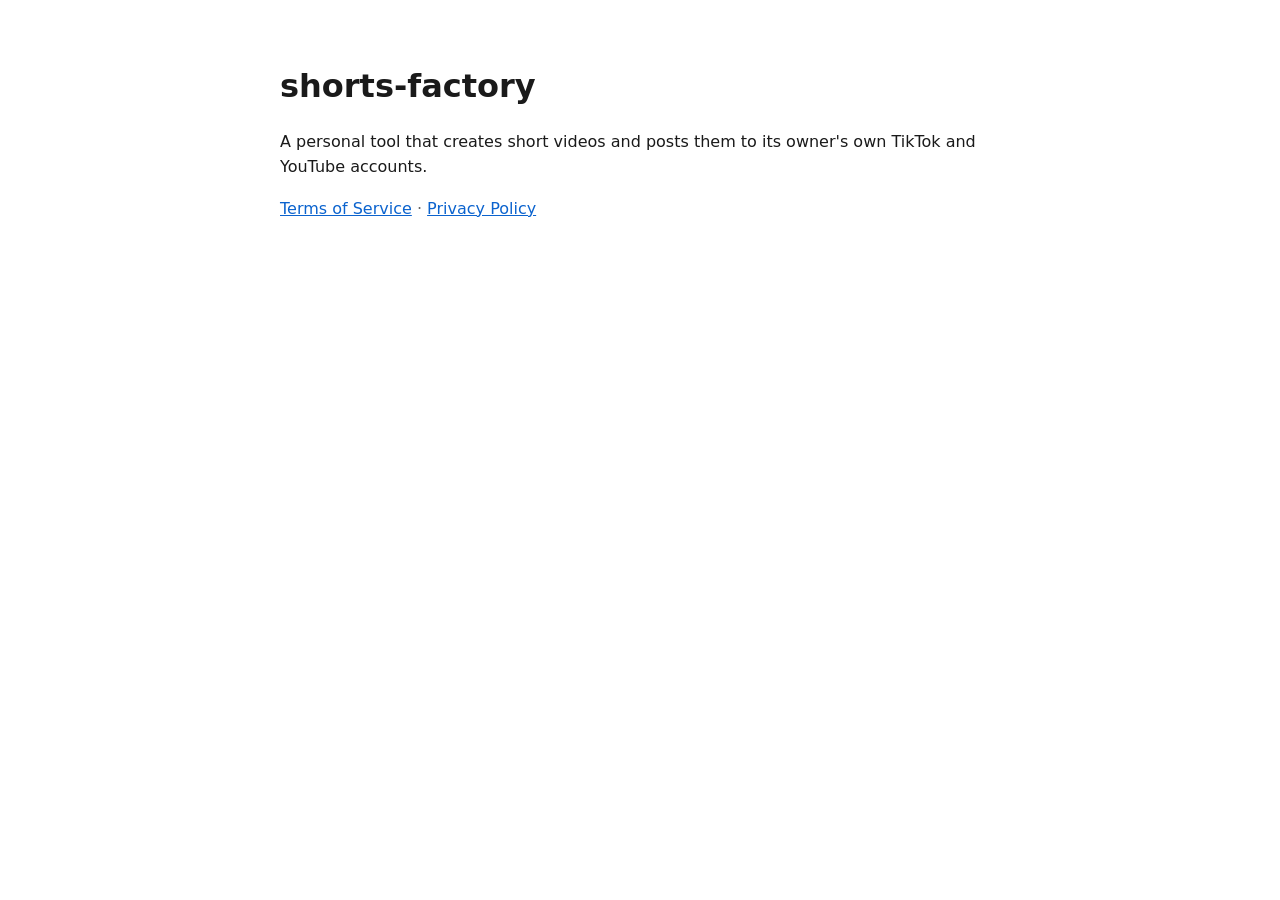
<file: index.html>
<!doctype html>
<html lang="en">
<head>
  <meta charset="utf-8">
  <meta name="viewport" content="width=device-width, initial-scale=1">
  <title>shorts-factory</title>
  <link rel="stylesheet" href="style.css">
</head>
<body>
  <main>
    <h1>shorts-factory</h1>
    <p>A personal tool that creates short videos and posts them to its owner's own TikTok and
      YouTube accounts.</p>
    <p class="links"><a href="terms.html">Terms of Service</a> · <a href="privacy.html">Privacy Policy</a></p>
  </main>
</body>
</html>
</file>
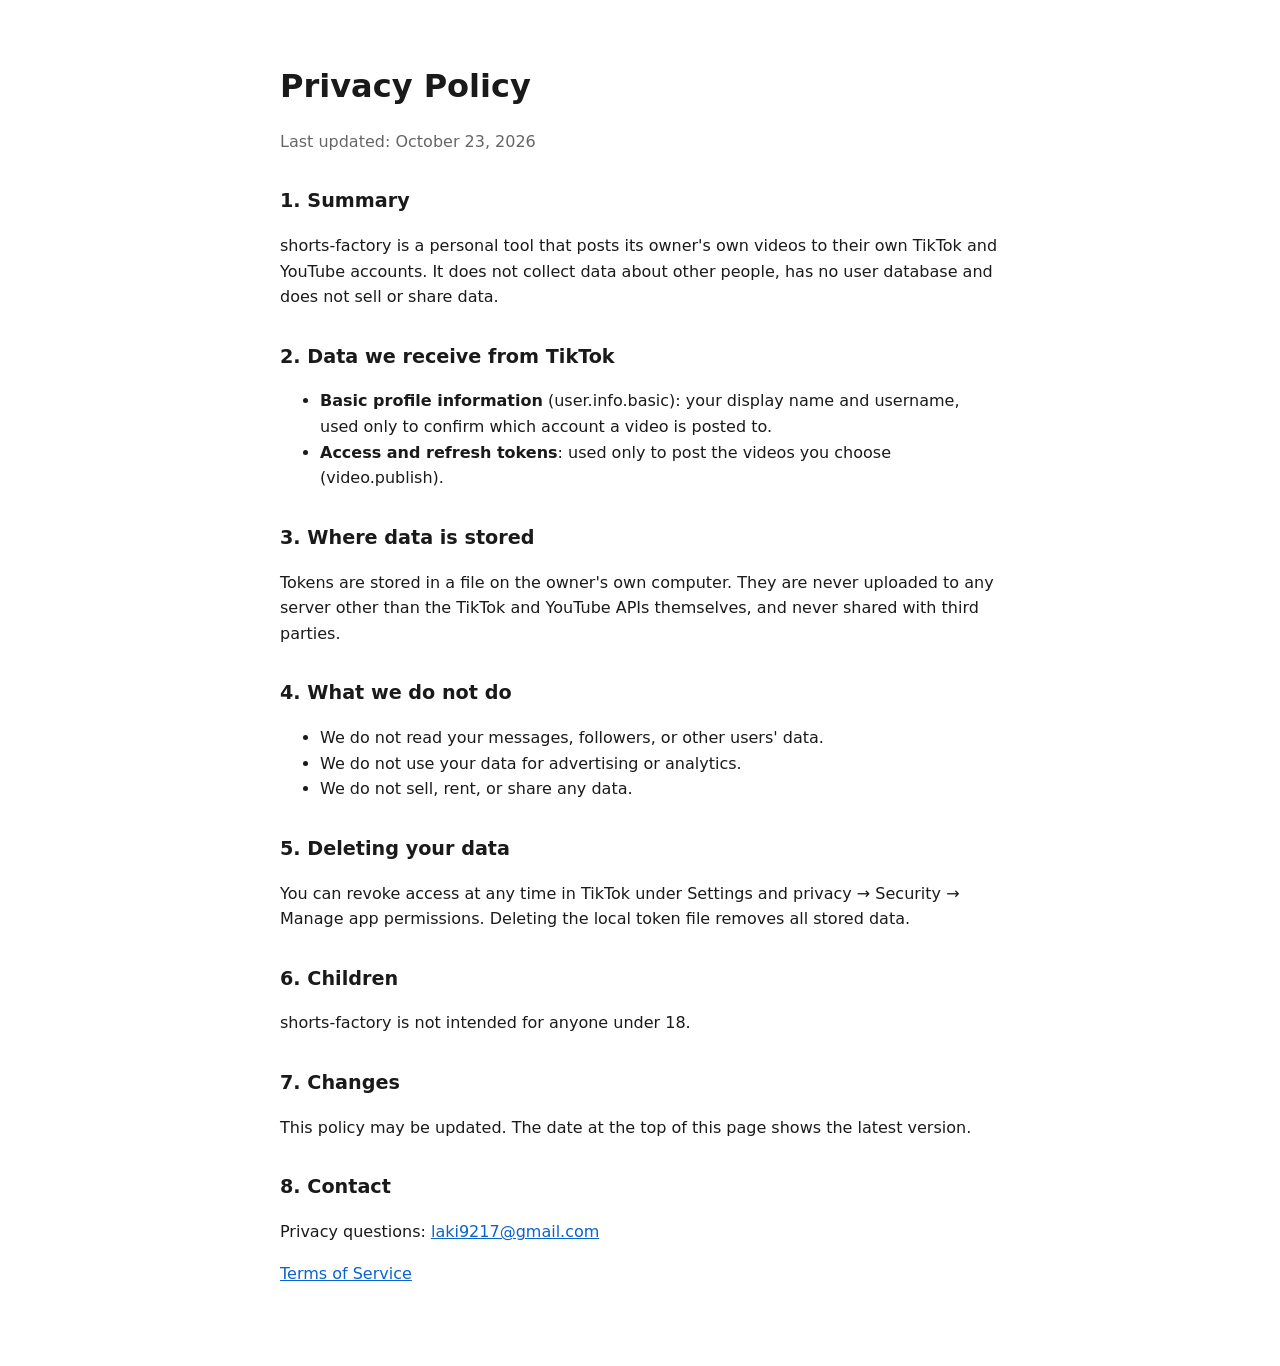
<file: privacy.html>
<!doctype html>
<html lang="en">
<head>
  <meta charset="utf-8">
  <meta name="viewport" content="width=device-width, initial-scale=1">
  <title>Privacy Policy – shorts-factory</title>
  <link rel="stylesheet" href="style.css">
</head>
<body>
  <main>
    <h1>Privacy Policy</h1>
    <p class="date">Last updated: October 23, 2026</p>

    <h2>1. Summary</h2>
    <p>shorts-factory is a personal tool that posts its owner's own videos to their own TikTok
      and YouTube accounts. It does not collect data about other people, has no user database
      and does not sell or share data.</p>

    <h2>2. Data we receive from TikTok</h2>
    <ul>
      <li><strong>Basic profile information</strong> (user.info.basic): your display name and
        username, used only to confirm which account a video is posted to.</li>
      <li><strong>Access and refresh tokens</strong>: used only to post the videos you choose
        (video.publish).</li>
    </ul>

    <h2>3. Where data is stored</h2>
    <p>Tokens are stored in a file on the owner's own computer. They are never uploaded to any
      server other than the TikTok and YouTube APIs themselves, and never shared with third
      parties.</p>

    <h2>4. What we do not do</h2>
    <ul>
      <li>We do not read your messages, followers, or other users' data.</li>
      <li>We do not use your data for advertising or analytics.</li>
      <li>We do not sell, rent, or share any data.</li>
    </ul>

    <h2>5. Deleting your data</h2>
    <p>You can revoke access at any time in TikTok under Settings and privacy &rarr; Security
      &rarr; Manage app permissions. Deleting the local token file removes all stored data.</p>

    <h2>6. Children</h2>
    <p>shorts-factory is not intended for anyone under 18.</p>

    <h2>7. Changes</h2>
    <p>This policy may be updated. The date at the top of this page shows the latest version.</p>

    <h2>8. Contact</h2>
    <p>Privacy questions: <a href="mailto:laki9217@gmail.com">laki9217@gmail.com</a></p>

    <p class="links"><a href="terms.html">Terms of Service</a></p>
  </main>
</body>
</html>
</file>
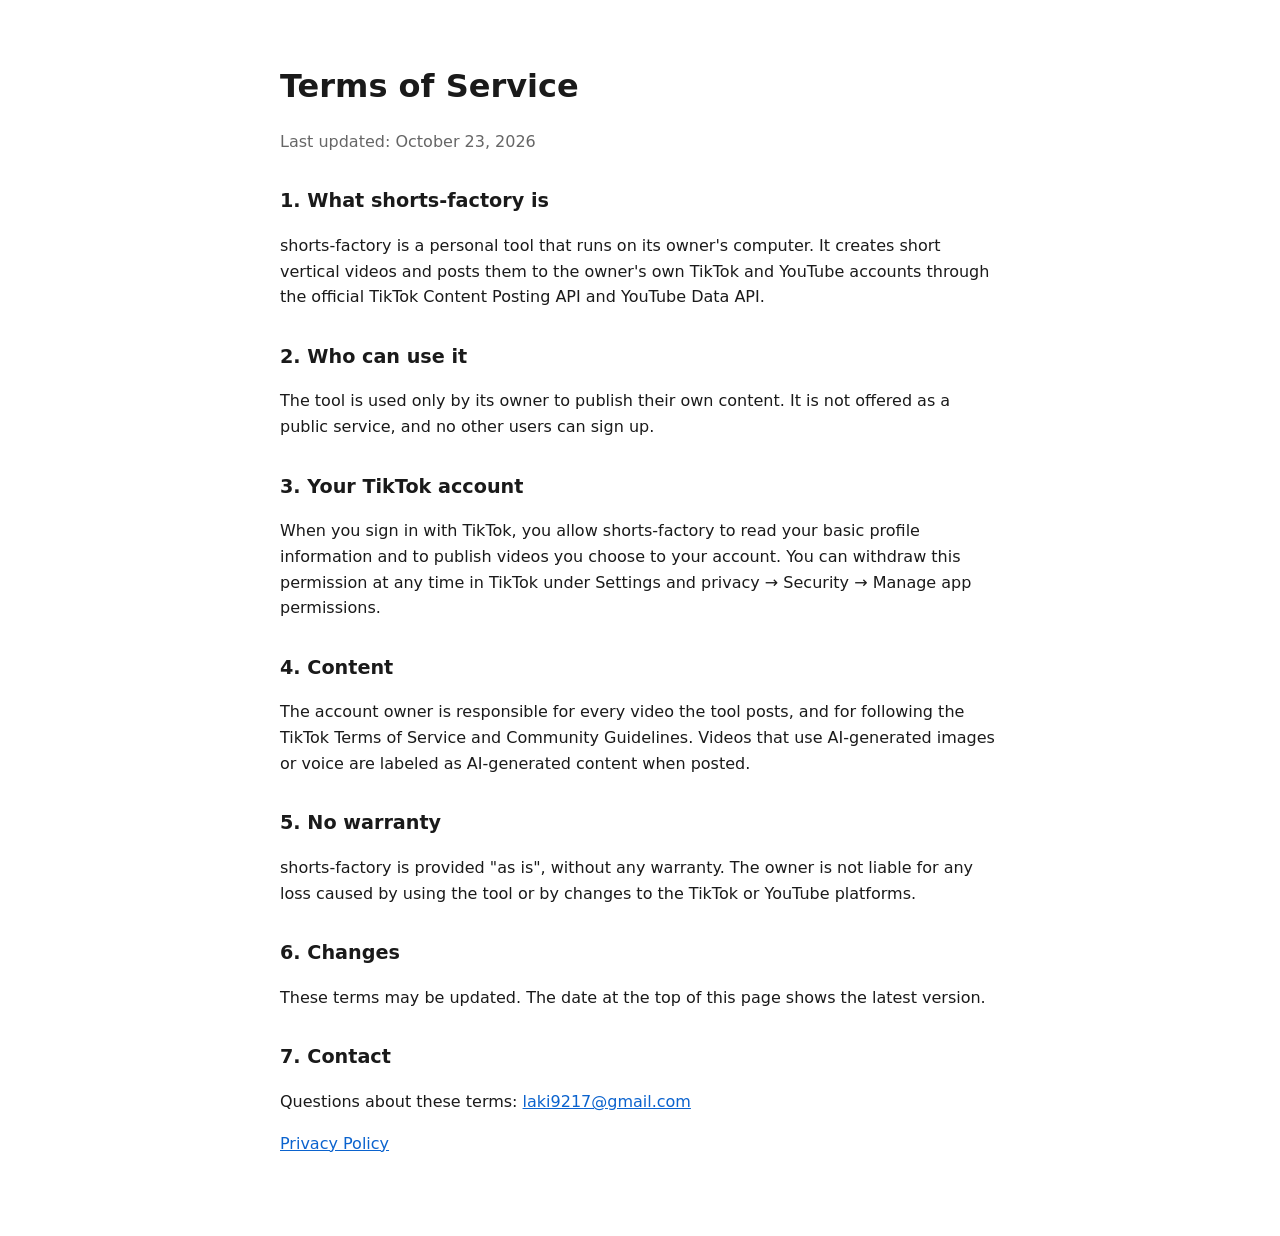
<file: terms.html>
<!doctype html>
<html lang="en">
<head>
  <meta charset="utf-8">
  <meta name="viewport" content="width=device-width, initial-scale=1">
  <title>Terms of Service – shorts-factory</title>
  <link rel="stylesheet" href="style.css">
</head>
<body>
  <main>
    <h1>Terms of Service</h1>
    <p class="date">Last updated: October 23, 2026</p>

    <h2>1. What shorts-factory is</h2>
    <p>shorts-factory is a personal tool that runs on its owner's computer. It creates short
      vertical videos and posts them to the owner's own TikTok and YouTube accounts through
      the official TikTok Content Posting API and YouTube Data API.</p>

    <h2>2. Who can use it</h2>
    <p>The tool is used only by its owner to publish their own content. It is not offered as
      a public service, and no other users can sign up.</p>

    <h2>3. Your TikTok account</h2>
    <p>When you sign in with TikTok, you allow shorts-factory to read your basic profile
      information and to publish videos you choose to your account. You can withdraw this
      permission at any time in TikTok under Settings and privacy &rarr; Security &rarr;
      Manage app permissions.</p>

    <h2>4. Content</h2>
    <p>The account owner is responsible for every video the tool posts, and for following the
      TikTok Terms of Service and Community Guidelines. Videos that use AI-generated images or
      voice are labeled as AI-generated content when posted.</p>

    <h2>5. No warranty</h2>
    <p>shorts-factory is provided "as is", without any warranty. The owner is not liable for
      any loss caused by using the tool or by changes to the TikTok or YouTube platforms.</p>

    <h2>6. Changes</h2>
    <p>These terms may be updated. The date at the top of this page shows the latest version.</p>

    <h2>7. Contact</h2>
    <p>Questions about these terms: <a href="mailto:laki9217@gmail.com">laki9217@gmail.com</a></p>

    <p class="links"><a href="privacy.html">Privacy Policy</a></p>
  </main>
</body>
</html>
</file>
<file: style.css>
:root {
  --bg: #ffffff;
  --text: #1a1a1a;
  --muted: #666666;
  --link: #0b63ce;
}

@media (prefers-color-scheme: dark) {
  :root {
    --bg: #121212;
    --text: #e8e8e8;
    --muted: #9a9a9a;
    --link: #6aa8ff;
  }
}

body {
  margin: 0;
  background: var(--bg);
  color: var(--text);
  font: 16px/1.6 system-ui, -apple-system, "Segoe UI", sans-serif;
}

main {
  max-width: 720px;
  margin: 0 auto;
  padding: 40px 16px 64px;
}

h1 { margin-bottom: 4px; }
h2 { margin-top: 32px; font-size: 1.2rem; }
a { color: var(--link); }
.date, .links { color: var(--muted); }
</file>
